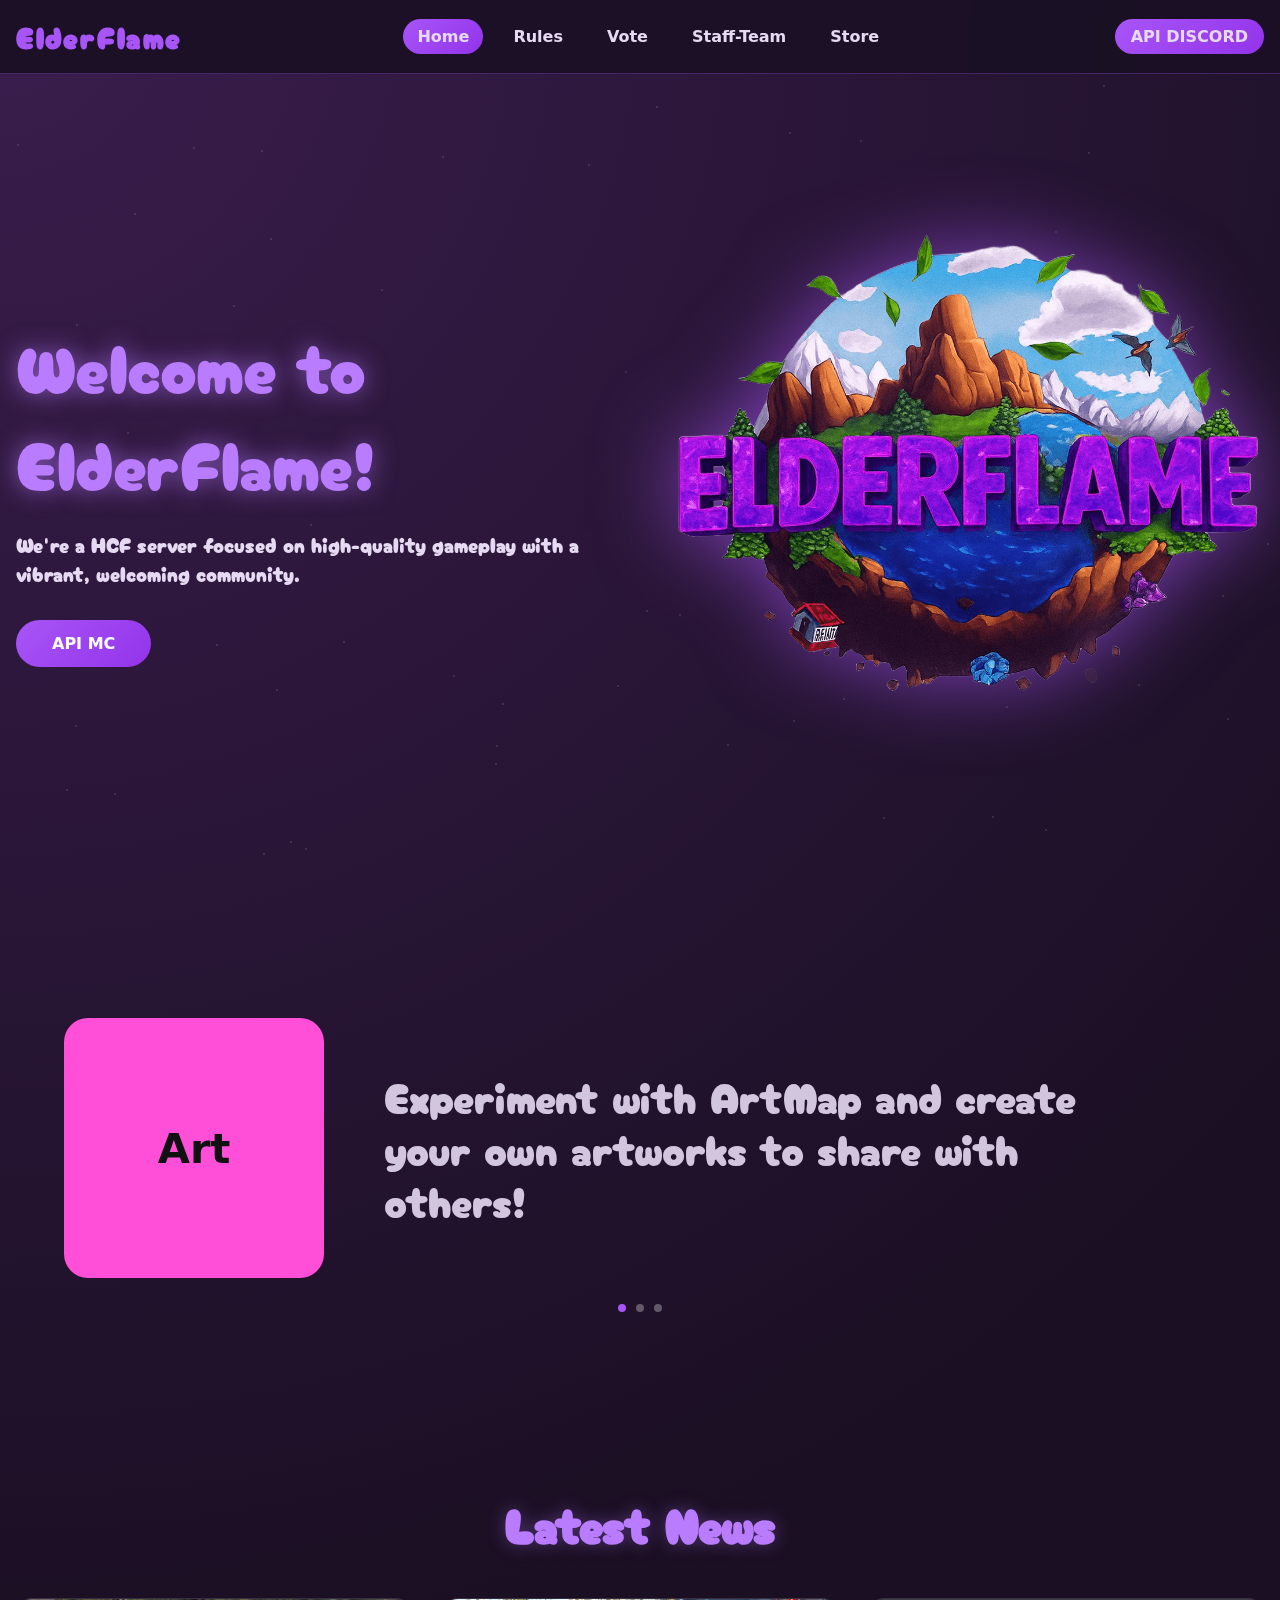
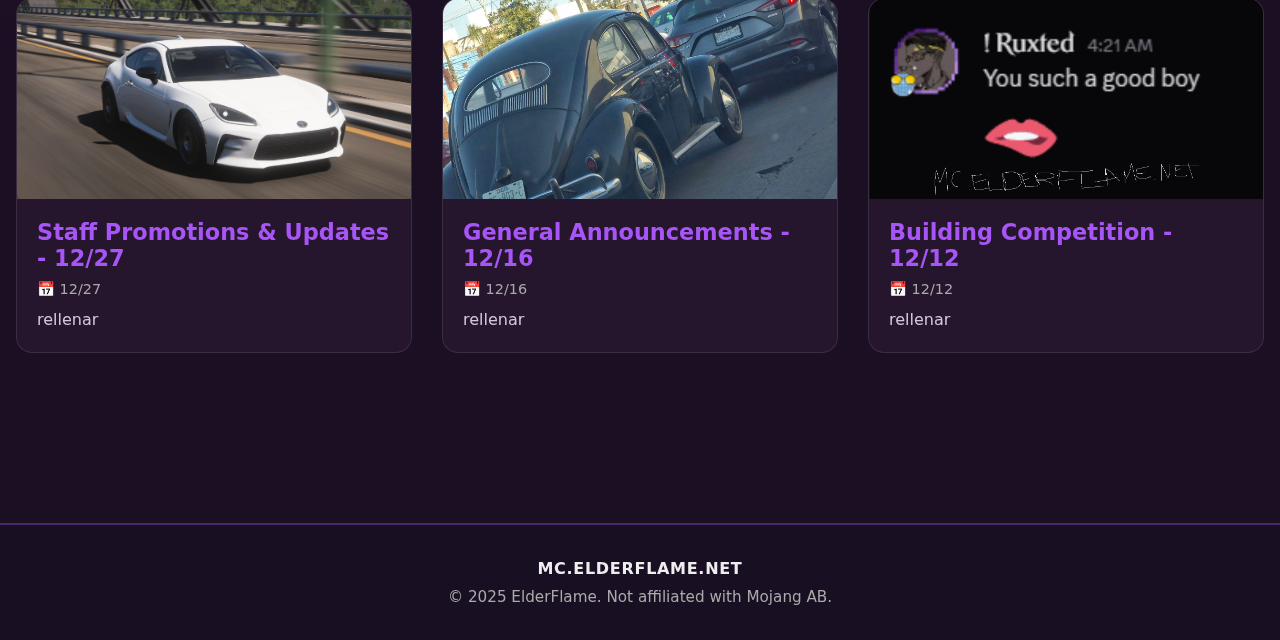
<file: index.html>
<!DOCTYPE html>
<html lang="en">
<head>
<meta charset="UTF-8" />
<meta name="viewport" content="width=device-width, initial-scale=1.0" />
<title>ElderFlame</title>

<!-- Google Fonts: Cherry Bomb One -->
<link rel="preconnect" href="https://fonts.googleapis.com">
<link rel="preconnect" href="https://fonts.gstatic.com" crossorigin>
<link href="https://fonts.googleapis.com/css2?family=Cherry+Bomb+One&display=swap" rel="stylesheet">

<style>
:root{
  --bg1:#3a1d4d;
  --bg2:#1a0f23;
  --primary:#a855f7;
  --secondary:#9333ea;
  --text:#e6d9f2;
}

*{
  margin:0;
  padding:0;
  box-sizing:border-box;
  font-family:"Segoe UI",system-ui,sans-serif;
}

body{
  min-height:100vh;
  background:radial-gradient(circle at top left,var(--bg1),var(--bg2) 65%);
  color:var(--text);
  overflow-x:hidden;
  position:relative;
  scroll-padding-top:90px;
}

/* ===== STARS ===== */
.stars{
  position:fixed;
  inset:0;
  z-index:-1;
}
.star{
  position:absolute;
  width:2px;
  height:2px;
  background:rgba(255,255,255,.15);
  border-radius:50%;
  animation:twinkle 3s infinite ease-in-out;
}
@keyframes twinkle{
  0%,100%{opacity:.25}
  50%{opacity:1}
}

/* ===== HEADER ===== */
header{
  position:sticky;
  top:0;
  z-index:10;
  backdrop-filter:blur(12px);
  background:rgba(26,15,35,.9);
  border-bottom:1px solid rgba(168,85,247,.3);
}

.header{
  max-width:1300px;
  margin:auto;
  padding:16px;
  display:flex;
  align-items:center;
  justify-content:space-between;
}

.logo{
  font-family: 'Cherry Bomb One', cursive;
  font-size:1.8rem;
  font-weight:900;
  color:var(--primary);
  letter-spacing:2px;
}

nav ul{
  list-style:none;
  display:flex;
  gap:16px;
}

nav a{
  color:var(--text);
  text-decoration:none;
  padding:8px 14px;
  border-radius:999px;
  font-weight:700;
}

nav a:hover,
nav a.active{
  background:linear-gradient(135deg,var(--primary),var(--secondary));
}

.online{
  background:linear-gradient(135deg,var(--primary),var(--secondary));
  padding:8px 16px;
  border-radius:999px;
  font-weight:800;
}

/* ===== HERO ===== */
.hero{
  max-width:1300px;
  margin:auto;
  padding:120px 16px 60px;
  display:grid;
  grid-template-columns:1fr 1fr;
  align-items:center;
  gap:60px;
}

.hero h1{
  font-family: 'Cherry Bomb One', cursive;
  font-size:4.2rem;
  color:#b97cff;
  text-shadow:0 0 25px rgba(185,124,255,.6);
  font-weight: normal;
}

.hero p{
  font-family: 'Cherry Bomb One', cursive;
  margin:20px 0 32px;
  font-size:1.25rem;
}

.btn{
  display:inline-block;
  padding:14px 36px;
  border-radius:999px;
  background:linear-gradient(135deg,var(--primary),var(--secondary));
  color:white;
  font-weight:900;
  text-decoration:none;
  cursor:pointer;
}

.hero img{
  max-width:600px;
  width:100%;
  filter:drop-shadow(0 0 40px rgba(168,85,247,.65));
}

/* ===== SLIDER ===== */
.slider{
  width:100%;
  height:360px;
  position:relative;
  overflow:hidden;
  margin-top:120px;
  margin-bottom:80px;
}

.slider-track{
  display:flex;
  height:100%;
  transition:transform .6s ease;
}

.slide{
  min-width:100%;
  height:100%;
  display:flex;
  align-items:center;
  justify-content:center;
}

.slide-content{
  max-width:1200px;
  width:90%;
  display:flex;
  align-items:center;
  gap:60px;
}

.slide-box{
  width:260px;
  height:260px;
  border-radius:24px;
  display:flex;
  align-items:center;
  justify-content:center;
  font-size:2.6rem;
  font-weight:900;
  color:#111;
}

.red{background:#e74c3c;}
.green{background:#2ecc71;}
.pink{background:#ff4fd8;}

.slide-text{
  font-family: 'Cherry Bomb One', cursive;
  font-size:2.6rem;
  font-weight: normal;
  line-height:1.25;
  color:rgba(230,217,242,.9);
  max-width:700px;
}

.dots{
  position:absolute;
  bottom:16px;
  left:50%;
  transform:translateX(-50%);
  display:flex;
  gap:10px;
}

.dot{
  width:8px;
  height:8px;
  border-radius:50%;
  background:rgba(255,255,255,.3);
}

.dot.active{
  background:var(--primary);
}

/* ===== NEWS SECTION ===== */
.news-section{
  padding:80px 0;
  background:transparent;
}

.news-title{
  font-family: 'Cherry Bomb One', cursive;
  text-align:center;
  margin:0 0 40px;
  font-size:3rem;
  color:#b97cff;
  text-shadow:0 0 18px rgba(185,124,255,.35);
}

.news-grid{
  display:grid;
  grid-template-columns:repeat(auto-fit,minmax(300px,1fr));
  gap:30px;
  max-width:1300px;
  margin:0 auto;
  padding:0 16px;
}

.news-card{
  background:rgba(45,26,51,.6);
  border-radius:16px;
  overflow:hidden;
  border:1px solid rgba(255,255,255,.1);
  transition:transform .25s ease, box-shadow .25s ease, border-color .25s ease;
}

.news-card:hover{
  transform:translateY(-8px);
  box-shadow:0 10px 30px rgba(0,0,0,.45);
  border-color:rgba(168,85,247,.6);
}

.news-image{
  width:100%;
  height:200px;
  object-fit:cover;
  display:block;
}

.news-content{
  padding:20px;
}

.news-content h3{
  font-size:1.4rem;
  margin-bottom:10px;
  color:var(--primary);
}

.news-date{
  font-size:.9rem;
  color:#aaa;
  margin-bottom:10px;
  display:flex;
  align-items:center;
  gap:6px;
}

.news-content p{
  font-size:1rem;
  line-height:1.5;
  color:rgba(230,217,242,.9);
}

.view-all-wrap{
  text-align:center;
  margin-top:40px;
}

.view-all-btn{
  display:inline-block;
  background:linear-gradient(135deg,var(--primary),var(--secondary));
  color:#fff;
  padding:10px 26px;
  font-size:.9rem;
  font-weight:900;
  text-decoration:none;
  border-radius:999px;
  text-transform:uppercase;
  letter-spacing:.8px;
  box-shadow:0 6px 18px rgba(168,85,247,.25);
  transition:transform .2s ease, box-shadow .2s ease;
}

.view-all-btn:hover{
  transform:translateY(-2px);
  box-shadow:0 10px 24px rgba(168,85,247,.35);
}

/* ===== FOOTER ===== */
.footer{
  background:rgba(26,15,35,.9);
  border-top:2px solid rgba(168,85,247,.35);
  padding:34px 16px;
  text-align:center;
  margin-top:90px;
}

.footer .server-line{
  color:#eee;
  font-weight:900;
  letter-spacing:.7px;
}

.footer .sub{
  margin-top:10px;
  color:#aaa;
  font-size:.95rem;
}

/* ===== RESPONSIVE ===== */
@media(max-width:900px){
  .hero{
    grid-template-columns:1fr;
    text-align:center;
  }
  .hero img{
    margin:0 auto;
  }
  .slide-content{
    flex-direction:column;
    text-align:center;
  }
  .slide-text{
    font-size:1.9rem;
  }
}

@media(max-width:480px){
  .hero h1{font-size:2.8rem;}
  .btn{width:100%; text-align:center;}
  .slider{height:300px;}
  .slide-text{font-size:1.6rem;}
  nav ul{gap:10px;}
  nav a{padding:8px 10px;}
}
</style>
</head>

<body>

<div class="stars" id="stars"></div>

<header>
  <div class="header">
    <div class="logo">ElderFlame</div>
    <nav>
      <ul>
        <li><a href="#" class="active">Home</a></li>
        <li><a href="rules.html">Rules</a></li>
        <li><a href="vote.html">Vote</a></li>
        <li><a href="staff.html">Staff-Team</a></li>
        <li><a href="store.elderflame.net">Store</a></li>
      </ul>
    </nav>
    <div class="online">API DISCORD</div>
  </div>
</header>

<section class="hero">
  <div>
    <h1>Welcome to ElderFlame!</h1>
    <p>We're a HCF server focused on high-quality gameplay with a vibrant, welcoming community.</p>
    <a class="btn" href="#">API MC</a>
  </div>

  <img src="img/Logos/Logo.png" alt="Logo">
</section>

<section class="slider">
  <div class="slider-track" id="track">

    <div class="slide">
      <div class="slide-content">
        <div class="slide-box pink">Art</div>
        <div class="slide-text">
          Experiment with ArtMap and create your own artworks to share with others!
        </div>
      </div>
    </div>

    <div class="slide">
      <div class="slide-content">
        <div class="slide-box red">Hoarder</div>
        <div class="slide-text">
          Sell items to the Hoarder and compete with others for the top positions!
        </div>
      </div>
    </div>

    <div class="slide">
      <div class="slide-content">
        <div class="slide-box green">Build</div>
        <div class="slide-text">
          Join our building competitions and show off your creativity with themed builds!
        </div>
      </div>
    </div>

  </div>

  <div class="dots" id="dots"></div>
</section>

<section class="news-section">
  <h2 class="news-title">Latest News</h2>

  <div class="news-grid">
    <div class="news-card">
      <img class="news-image" src="img/Banners/banner.png" alt="Staff Promotions">
      <div class="news-content">
        <h3>Staff Promotions & Updates - 12/27</h3>
        <div class="news-date">📅 12/27</div>
        <p>rellenar</p>
      </div>
    </div>

    <div class="news-card">
      <img class="news-image" src="img/Banners/banner3.jpg" alt="Announcements">
      <div class="news-content">
        <h3>General Announcements - 12/16</h3>
        <div class="news-date">📅 12/16</div>
        <p>rellenar</p>
      </div>
    </div>

    <div class="news-card">
      <img class="news-image" src="img/Banners/banner2.png" alt="Building Competition">
      <div class="news-content">
        <h3>Building Competition - 12/12</h3>
        <div class="news-date">📅 12/12</div>
        <p>rellenar</p>
      </div>
    </div>
  </div>
</section>

<footer class="footer">
  <div class="server-line">MC.ELDERFLAME.NET</div>
  <div class="sub">© 2025 ElderFlame. Not affiliated with Mojang AB.</div>
</footer>

<script>
/* Stars */
const stars=document.getElementById("stars");
for(let i=0;i<60;i++){
  const s=document.createElement("div");
  s.className="star";
  s.style.left=Math.random()*100+"%";
  s.style.top=Math.random()*100+"%";
  s.style.animationDelay=Math.random()*3+"s";
  stars.appendChild(s);
}

/* Slider */
const track=document.getElementById("track");
const slides=[...track.children];
const dots=document.getElementById("dots");
let index=0;

slides.forEach((_,i)=>{
  const d=document.createElement("div");
  d.className="dot"+(i===0?" active":"");
  dots.appendChild(d);
  d.addEventListener("click",()=>{
    index=i;
    render();
  });
});

function render(){
  track.style.transform=`translateX(-${index*100}%)`;
  [...dots.children].forEach((d,i)=>d.classList.toggle("active",i===index));
}

setInterval(()=>{
  index=(index+1)%slides.length;
  render();
},6000);
</script>

</body>
</html>
</file>
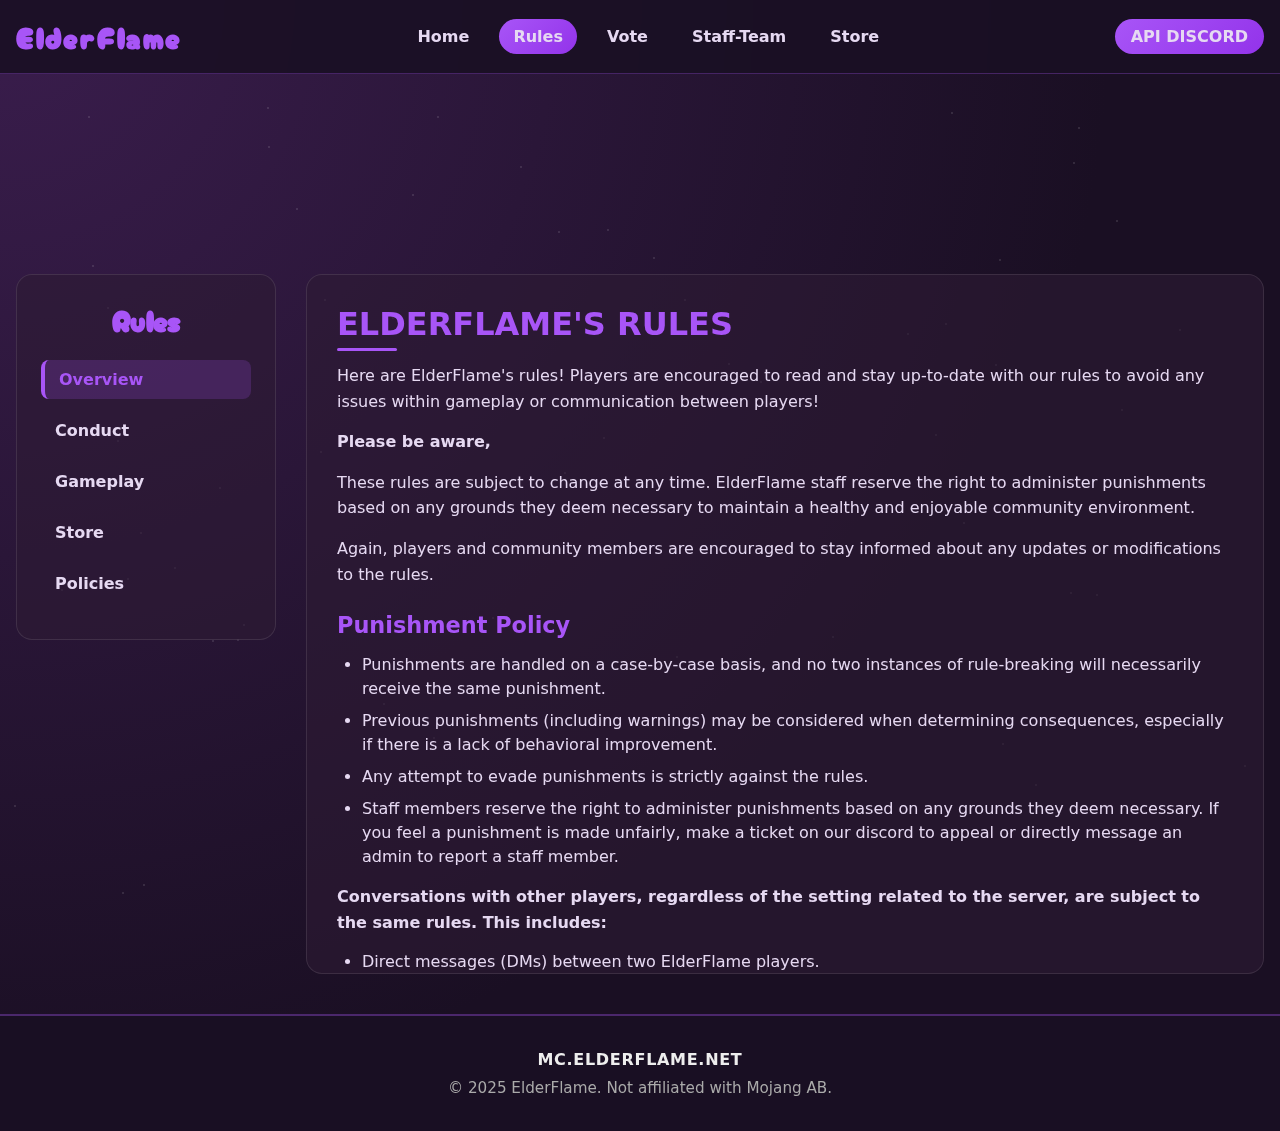
<file: rules.html>
<!DOCTYPE html>
<html lang="en">
<head>
<meta charset="UTF-8">
<meta name="viewport" content="width=device-width, initial-scale=1.0">
<title>ElderFlame • Rules</title>

<!-- Google Fonts: Cherry Bomb One -->
<link rel="preconnect" href="https://fonts.googleapis.com">
<link rel="preconnect" href="https://fonts.gstatic.com" crossorigin>
<link href="https://fonts.googleapis.com/css2?family=Cherry+Bomb+One&display=swap" rel="stylesheet">

<style>
:root{
  --bg1:#3a1d4d;
  --bg2:#1a0f23;
  --primary:#a855f7;
  --secondary:#9333ea;
  --text:#e6d9f2;
}

*{
  margin:0;
  padding:0;
  box-sizing:border-box;
  font-family:"Segoe UI",system-ui,sans-serif;
}

body{
  min-height:100vh;
  background:radial-gradient(circle at top left,var(--bg1),var(--bg2) 65%);
  color:var(--text);
  overflow-x:hidden;
  position:relative;
  display:flex;
  flex-direction:column;
}

/* ===== STARS ===== */
.stars{
  position:fixed;
  inset:0;
  z-index:-1;
}
.star{
  position:absolute;
  width:2px;
  height:2px;
  background:rgba(255,255,255,.15);
  border-radius:50%;
  animation:twinkle 3s infinite ease-in-out;
}
@keyframes twinkle{
  0%,100%{opacity:.25}
  50%{opacity:1}
}

/* ===== HEADER ===== */
header{
  position:sticky;
  top:0;
  z-index:10;
  backdrop-filter:blur(12px);
  background:rgba(26,15,35,.9);
  border-bottom:1px solid rgba(168,85,247,.3);
}

.header{
  max-width:1300px;
  margin:auto;
  padding:16px;
  display:flex;
  align-items:center;
  justify-content:space-between;
}

.logo{
  font-family: 'Cherry Bomb One', cursive;
  font-size:1.8rem;
  font-weight:900;
  color:var(--primary);
  letter-spacing:2px;
}

nav ul{
  list-style:none;
  display:flex;
  gap:16px;
}

nav a{
  color:var(--text);
  text-decoration:none;
  padding:8px 14px;
  border-radius:999px;
  font-weight:700;
}

nav a:hover,
nav a.active{
  background:linear-gradient(135deg,var(--primary),var(--secondary));
}

.online{
  background:linear-gradient(135deg,var(--primary),var(--secondary));
  padding:8px 16px;
  border-radius:999px;
  font-weight:800;
}

/* ===== RULES SECTION ===== */
.rules-section{
  max-width:1300px;
  margin:80px auto 0;
  padding:0 16px;
  flex:1;
}

.rules-container{
  display:flex;
  gap:30px;
}

.rules-sidebar{
  width:260px;
  background:rgba(45,26,51,.6);
  border-radius:16px;
  padding:24px;
  border:1px solid rgba(255,255,255,.1);
  position:sticky;
  top:120px;
  height:fit-content;
}

.rules-sidebar h3{
  font-family: 'Cherry Bomb One', cursive;
  color:var(--primary);
  font-size:1.8rem;
  margin-bottom:20px;
  text-align:center;
}

.rules-sidebar ul{
  list-style:none;
}

.rules-sidebar li{
  margin-bottom:12px;
  padding:10px 14px;
  border-radius:8px;
  transition:all .2s ease;
  font-weight:600;
  cursor:pointer;
}

.rules-sidebar li:hover,
.rules-sidebar li.active{
  background:rgba(168,85,247,.2);
  color:var(--primary);
  border-left:4px solid var(--primary);
}

.rules-content{
  flex:1;
  background:rgba(45,26,51,.6);
  border-radius:16px;
  padding:30px;
  border:1px solid rgba(255,255,255,.1);
  max-height:calc(100vh - 200px);
  overflow-y:auto;
}

.rules-content h1{
  color:var(--primary);
  font-size:2rem;
  margin-bottom:20px;
  position:relative;
}

.rules-content h1::after{
  content:'';
  position:absolute;
  bottom:-8px;
  left:0;
  width:60px;
  height:3px;
  background:var(--primary);
  border-radius:2px;
}

.rules-content p{
  margin:15px 0;
  line-height:1.6;
}

.rules-content h2{
  color:var(--primary);
  font-size:1.4rem;
  margin:25px 0 15px;
}

.rules-content ul{
  margin:15px 0;
  padding-left:25px;
}

.rules-content li{
  margin:8px 0;
  line-height:1.5;
}

/* ===== FOOTER ===== */
.footer{
  background:rgba(26,15,35,.9);
  border-top:2px solid rgba(168,85,247,.35);
  padding:34px 16px;
  text-align:center;
  margin-top:40px;
  width:100%;
  box-sizing:border-box;
}

.footer > div:first-child{
  color:#eee;
  font-weight:900;
  letter-spacing:.7px;
}

.footer .sub{
  margin-top:10px;
  color:#aaa;
  font-size:.95rem;
}

/* ===== CONTENT SECTIONS ===== */
.content-section{
  display:none;
}

.content-section.active{
  display:block;
}

/* ===== RESPONSIVE ===== */
@media(max-width:900px){
  .rules-container{
    flex-direction:column;
  }
  
  .rules-sidebar{
    width:100%;
    position:static;
    margin-bottom:30px;
  }
  
  .rules-content{
    width:100%;
    max-height:none;
    overflow-y:visible;
  }
}

@media(max-width:480px){
  .header{
    padding:12px;
  }
  
  nav ul{
    gap:8px;
  }
  
  nav a{
    padding:6px 10px;
    font-size:.9rem;
  }
  
  .rules-section{
    margin:60px auto 0;
    padding:0 12px;
  }
  
  .rules-sidebar{
    padding:16px;
  }
  
  .rules-content{
    padding:20px;
  }
}
</style>
</head>
<body>

<div class="stars" id="stars"></div>

<header>
  <div class="header">
    <div class="logo">ElderFlame</div>
    <nav>
      <ul>
        <li><a href="index.html">Home</a></li>
        <li><a class="active" href="rules.html">Rules</a></li>
        <li><a href="vote.html">Vote</a></li>
        <li><a href="staff.html">Staff-Team</a></li>
        <li><a href="https://store.elderflame.net" target="_blank">Store</a></li>
      </ul>
    </nav>
    <div class="online">API DISCORD</div>
  </div>
</header>

<!-- Spacer to respect hero height -->
<section style="height:120px"></section>

<section class="rules-section">
  <div class="rules-container">

    <aside class="rules-sidebar">
      <h3>Rules</h3>
      <ul>
        <li class="sidebar-item active" data-section="overview">Overview</li>
        <li class="sidebar-item" data-section="conduct">Conduct</li>
        <li class="sidebar-item" data-section="gameplay">Gameplay</li>
        <li class="sidebar-item" data-section="store">Store</li>
        <li class="sidebar-item" data-section="policies">Policies</li>
      </ul>
    </aside>

    <div class="rules-content">
      <h1>ELDERFLAME'S RULES</h1>
      
      <!-- Overview Section -->
      <div class="content-section active" id="overview">
        <p>Here are ElderFlame's rules! Players are encouraged to read and stay up-to-date with our rules to avoid any issues within gameplay or communication between players!</p>
        
        <p><strong>Please be aware,</strong></p>
        <p>These rules are subject to change at any time. ElderFlame staff reserve the right to administer punishments based on any grounds they deem necessary to maintain a healthy and enjoyable community environment.</p>
        
        <p>Again, players and community members are encouraged to stay informed about any updates or modifications to the rules.</p>
        
        <h2>Punishment Policy</h2>
        <ul>
          <li>Punishments are handled on a case-by-case basis, and no two instances of rule-breaking will necessarily receive the same punishment.</li>
          <li>Previous punishments (including warnings) may be considered when determining consequences, especially if there is a lack of behavioral improvement.</li>
          <li>Any attempt to evade punishments is strictly against the rules.</li>
          <li>Staff members reserve the right to administer punishments based on any grounds they deem necessary. If you feel a punishment is made unfairly, make a ticket on our discord to appeal or directly message an admin to report a staff member.</li>
        </ul>
        
        <p><strong>Conversations with other players, regardless of the setting related to the server, are subject to the same rules. This includes:</strong></p>
        <ul>
          <li>Direct messages (DMs) between two ElderFlame players.</li>
          <li>Discord channels created specifically for any Town in-game.</li>
        </ul>
      </div>
      
      <!-- Conduct Section -->
      <div class="content-section" id="conduct">
        <h2>Conduct Rules</h2>
        <p>All players must follow these conduct guidelines to maintain a respectful and enjoyable environment:</p>
        <ul>
          <li>No harassment, bullying, or discriminatory behavior of any kind.</li>
          <li>No excessive use of offensive language or slurs.</li>
          <li>No impersonation of staff members or other players.</li>
          <li>No advertising other servers or services without permission.</li>
          <li>Respect other players' builds and property.</li>
        </ul>
        
        <h2>Global Chat Guidelines</h2>
        <ul>
          <li>Swearing is permitted, provided it is in moderation, without the intent to hurt someone, and not targeted at another player.</li>
          <li>Do not share your own or others' personal information.</li>
          <li>Avoid controversial topics in general chat, including harmful substances, triggering experiences, etc.</li>
          <li>Any form of staff/player impersonation is strictly prohibited.</li>
          <li>Keep chat appropriate and respectful at all times.</li>
          <li>Conversations in global chat should be kept in English.</li>
          <li>Refrain from engaging in conversation that makes any player uncomfortable.</li>
        </ul>
      </div>
      
      <!-- Gameplay Section -->
      <div class="content-section" id="gameplay">
        <h2>Gameplay Rules</h2>
        <p>Follow these rules to ensure fair and balanced gameplay:</p>
        <ul>
          <li>No exploiting bugs or glitches for personal advantage.</li>
          <li>No use of unauthorized mods, clients, or hacks.</li>
          <li>No griefing or intentional destruction of other players' property.</li>
          <li>No stealing from other players or towns.</li>
          <li>Follow all game-specific rules for each mode (Towny, Skyblock, etc.).</li>
        </ul>
        
        <h2>Construction Guidelines</h2>
        <ul>
          <li>No offensive or inappropriate builds.</li>
          <li>Respect the boundaries of other towns.</li>
          <li>Avoid constructing within 10 chunks of someone else's build, unless explicit permission has been granted.</li>
          <li>Prohibition of spider claiming (claiming chunks in an unusual way to cover the most land and prevent others from claiming).</li>
          <li>Every chunk used for building must be properly claimed.</li>
          <li>Avoid claiming public, server, or resource spots.</li>
          <li>Do not take credit for someone else's work.</li>
          <li>For permanent builds, it is advised to create them in Main Worlds to prevent deletion during Resource World resets.</li>
          <li>Litematica is allowed for tracing schematics.</li>
          <li>Easy Place is permissible but only for the purpose of building permanent structures or Mapart. (Printer is not allowed!)</li>
          <li>Any method utilizing building aids or mods in a way deemed as "exploiting" by staff is strictly prohibited.</li>
        </ul>
        
        <h2>Griefing & Stealing</h2>
        <p>Griefing or defacing any player's builds without permission is strictly prohibited. This includes, but is not limited to:</p>
        <ul>
          <li>Building permanent structures within 10 chunks of another town/claim.</li>
          <li>Destroying builds within 10 chunks of another town/claim.</li>
          <li>Defacing unclaimed areas.</li>
          <li>Not replanting crops of farms not owned by you.</li>
          <li>Any form of damage to another player's builds without permission.</li>
          <li>Towns in ruin may not be claimed over unless permission is granted by staff.</li>
        </ul>
      </div>
      
      <!-- Store Section -->
      <div class="content-section" id="store">
        <h2>Store Policies</h2>
        <p>Our store policies ensure fair transactions and a balanced economy:</p>
        <ul>
          <li>All store purchases are final and non-refundable.</li>
          <li>No sharing, trading, or selling of store ranks or items.</li>
          <li>Store ranks must be used in accordance with server rules.</li>
          <li>Any attempt to exploit store mechanics will result in punishment.</li>
          <li>Store items are subject to balance changes without notice.</li>
        </ul>
        
        <h2>Personalized Tags Guidelines</h2>
        <p>Personalized Tags must adhere to the following:</p>
        <ul>
          <li>Tags must be bold, in lettercase, and may only be one word.</li>
          <li>No additional effects such as strikethrough, italics, or obfuscated text.</li>
          <li>A maximum of two RGB colors may be used.</li>
          <li>Inappropriate or offensive words are forbidden.</li>
          <li>Event-related terms may be denied.</li>
          <li>Tags must be unique, anything existing in the server may be denied.</li>
          <li>Staff retains the right to reject any tag for any reason and can withdraw permission to a previously accepted tag at any time.</li>
        </ul>
      </div>
      
      <!-- Policies Section -->
      <div class="content-section" id="policies">
        <h2>Additional Policies</h2>
        <p>These additional policies cover various aspects of server operation:</p>
        <ul>
          <li>Staff decisions are final and must be respected.</li>
          <li>Appeals for punishments must be made through proper channels.</li>
          <li>Players are responsible for their account security.</li>
          <li>Multiple accounts may be restricted if used to circumvent rules.</li>
          <li>The server reserves the right to remove any content deemed inappropriate.</li>
        </ul>
        
        <h2>Policy on IRL/Store Trading</h2>
        <p>To maintain fairness and integrity within ElderFlame, please be aware of the following guidelines regarding real-world trading:</p>
        <ul>
          <li>IRL Trading (in-game money/items for real money) is strictly prohibited on ElderFlame.</li>
          <li>Payments conducted outside of our platforms cannot be tracked or confirmed by us.</li>
          <li>Trading store items for in-game money or items is permissible as it is trackable and kept within ElderFlame.</li>
        </ul>
        
        <h2>Policy on Scamming</h2>
        <p>The act of scamming in any form is strictly prohibited. This encompasses, but is not limited to:</p>
        <ul>
          <li>Creation of deceptive items meant to imitate valuable items or currency.</li>
          <li>Taking advantage of new players.</li>
          <li>Selling goods for an unreasonable amount of money, including listing items at exorbitant prices under the guise of "donation" items.</li>
          <li>Establishing chest shops that buy items at ridiculously below market value.</li>
          <li>Exploiting clearly incorrect pricing from a player, such as intentionally leaving a zero off a chest shop price.</li>
          <li>Failure to fulfill agreements in player-to-player deals, the job must be completed, and the worker must be paid the full agreed-upon amount.</li>
        </ul>
        
        <h2>Reporting Procedures</h2>
        <ul>
          <li>Directly report any players breaking rules to staff, providing proof/evidence whenever possible through our discord tickets.</li>
          <li>If reporting a staff member, please message an admin directly via Discord.</li>
          <li>Multiple false reports lacking evidence may lead to punitive measures.</li>
          <li>Avoid creating blank tickets; instead, promptly respond with details regarding your issue.</li>
        </ul>
      </div>
    </div>

  </div>
</section>

<footer class="footer">
  <div>MC.ELDERFLAME.NET</div>
  <div class="sub">© 2025 ElderFlame. Not affiliated with Mojang AB.</div>
</footer>

<script>
// Create stars
const stars=document.getElementById("stars");
for(let i=0;i<60;i++){
  const s=document.createElement("div");
  s.className="star";
  s.style.left=Math.random()*100+"%";
  s.style.top=Math.random()*100+"%";
  s.style.animationDelay=Math.random()*3+"s";
  stars.appendChild(s);
}

// Sidebar navigation functionality
document.querySelectorAll('.sidebar-item').forEach(item => {
  item.addEventListener('click', function() {
    // Remove active class from all items
    document.querySelectorAll('.sidebar-item').forEach(i => {
      i.classList.remove('active');
    });
    
    // Add active class to clicked item
    this.classList.add('active');
    
    // Hide all content sections
    document.querySelectorAll('.content-section').forEach(section => {
      section.classList.remove('active');
    });
    
    // Show the corresponding content section
    const sectionId = this.getAttribute('data-section');
    document.getElementById(sectionId).classList.add('active');
  });
});

// Store link functionality
document.querySelector('nav a[href="https://store.elderflame.net"]').addEventListener('click', function(e) {
  e.preventDefault();
  window.open('https://store.elderflame.net', '_blank');
});
</script>

</body>
</html>
</file>
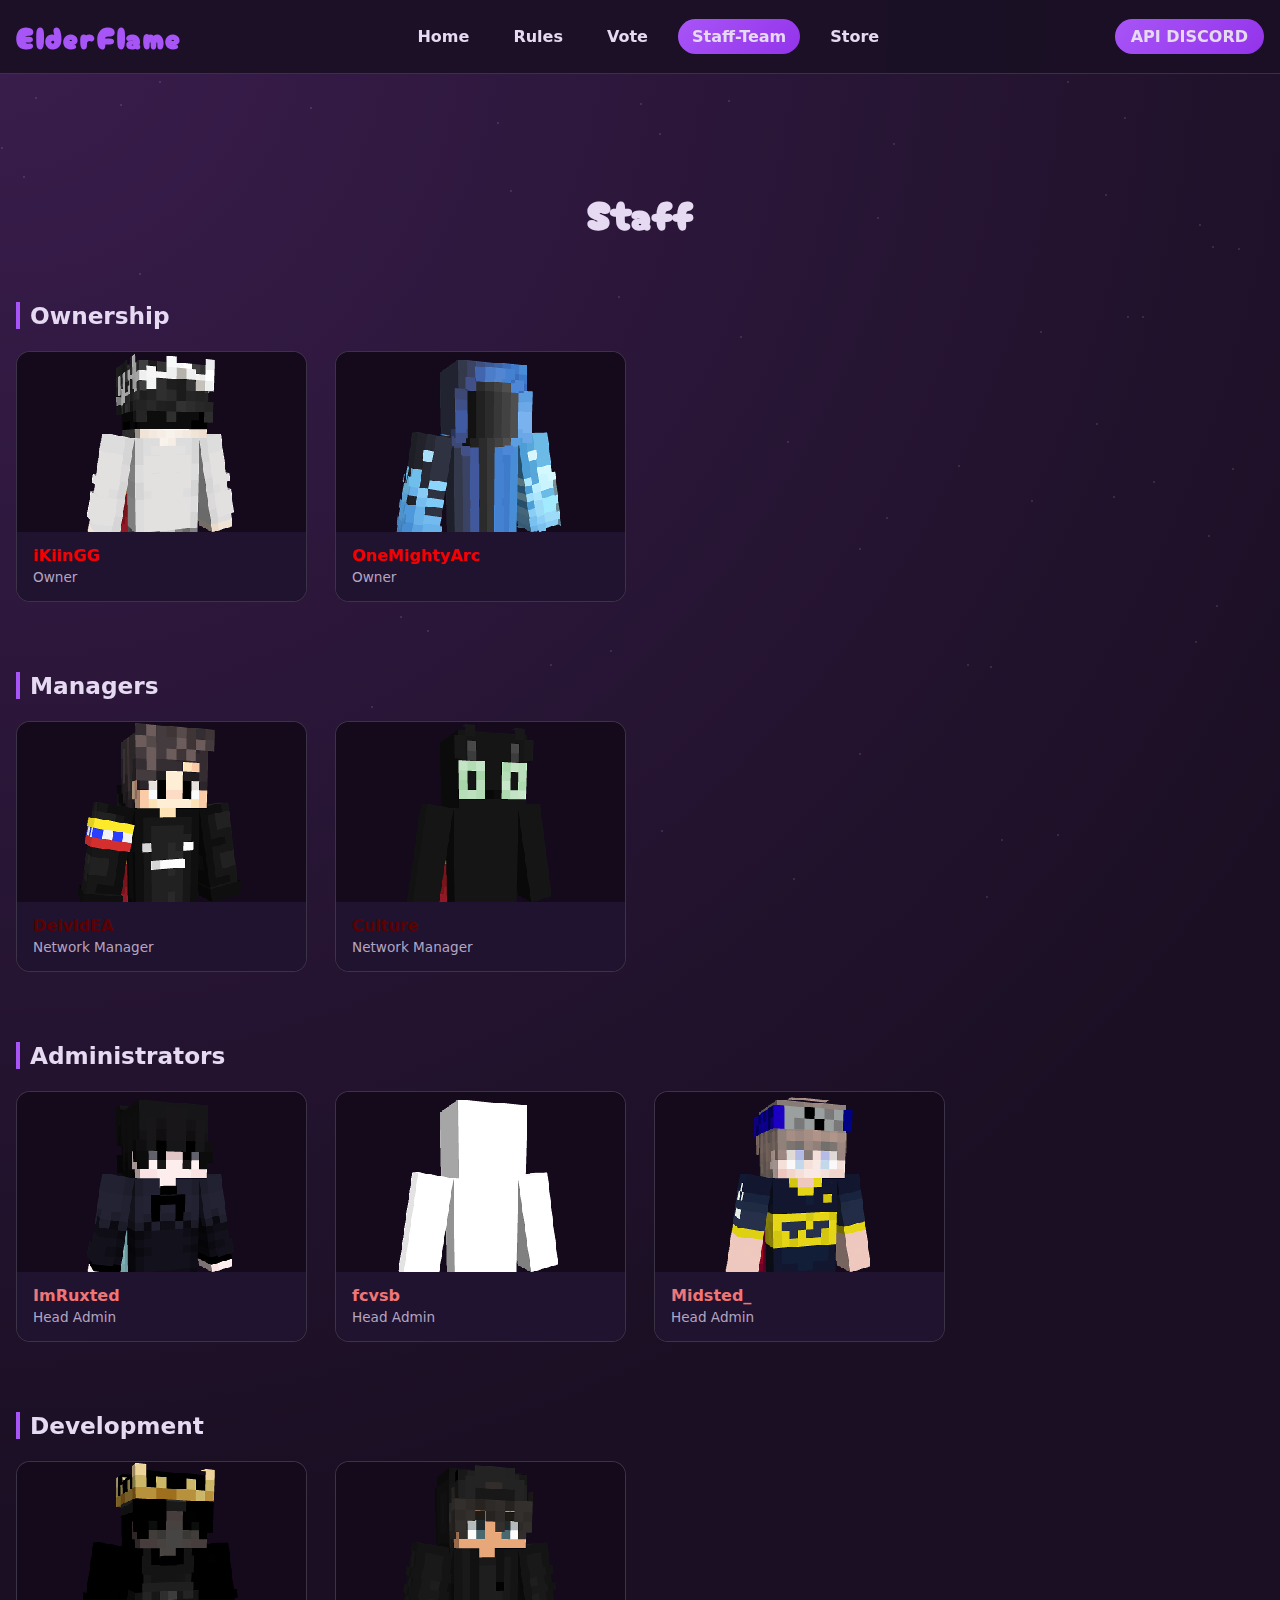
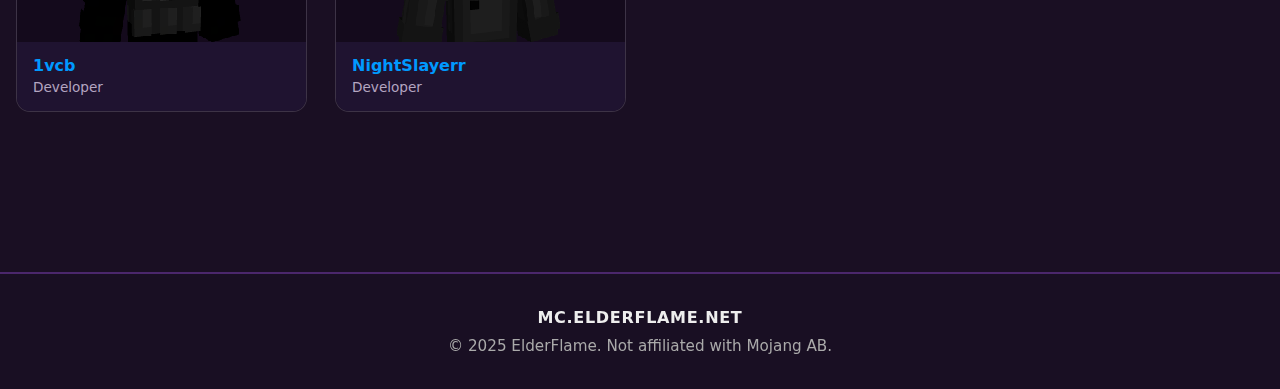
<file: staff.html>
<!DOCTYPE html>
<html lang="en">
<head>
<meta charset="UTF-8">
<meta name="viewport" content="width=device-width, initial-scale=1.0">
<title>ElderFlame • Staff</title>

<!-- Google Fonts: Cherry Bomb One -->
<link rel="preconnect" href="https://fonts.googleapis.com">
<link rel="preconnect" href="https://fonts.gstatic.com" crossorigin>
<link href="https://fonts.googleapis.com/css2?family=Cherry+Bomb+One&display=swap" rel="stylesheet">

<style>
:root{
  --bg1:#3a1d4d;
  --bg2:#1a0f23;
  --primary:#a855f7;
  --secondary:#9333ea;
  --text:#e6d9f2;

  /* fondos internos */
  --card-bg:#1c1026;
  --avatar-bg:#140a1c;
  --info-bg:#1f1330;
}

*{
  margin:0;
  padding:0;
  box-sizing:border-box;
  font-family:"Segoe UI",system-ui,sans-serif;
}

body{
  min-height:100vh;
  background:radial-gradient(circle at top left,var(--bg1),var(--bg2) 65%);
  color:var(--text);
  display:flex;
  flex-direction:column;
}

/* ===== STARS ===== */
.stars{
  position:fixed;
  inset:0;
  z-index:-1;
  pointer-events:none;
}
.star{
  position:absolute;
  width:2px;
  height:2px;
  background:rgba(255,255,255,.15);
  border-radius:50%;
  animation:twinkle 3s infinite ease-in-out;
}
@keyframes twinkle{
  0%,100%{opacity:.25}
  50%{opacity:1}
}

/* ===== HEADER ===== */
header{
  position:sticky;
  top:0;
  z-index:10;
  backdrop-filter:blur(12px);
  background:rgba(26,15,35,.9);
  border-bottom:1px solid rgba(168,85,247,.3);
}

.header{
  max-width:1300px;
  margin:auto;
  padding:16px;
  display:flex;
  align-items:center;
  justify-content:space-between;
}

.logo{
  font-family: 'Cherry Bomb One', cursive;
  font-size:1.8rem;
  font-weight:900;
  color:var(--primary);
  letter-spacing:2px;
}

nav ul{
  list-style:none;
  display:flex;
  gap:16px;
}

nav a{
  color:var(--text);
  text-decoration:none;
  padding:8px 14px;
  border-radius:999px;
  font-weight:700;
}

nav a.active,
nav a:hover{
  background:linear-gradient(135deg,var(--primary),var(--secondary));
}

.online{
  background:linear-gradient(135deg,var(--primary),var(--secondary));
  padding:8px 16px;
  border-radius:999px;
  font-weight:800;
}

/* ===== MAIN ===== */
main{ flex:1; }

.staff-section{
  max-width:1300px;
  margin:110px auto 0;
  padding:0 16px;
}

.staff-title{
  font-family: 'Cherry Bomb One', cursive;
  text-align:center;
  font-size:2.5rem;
  margin-bottom:60px;
}

.staff-category{
  margin-bottom:70px;
}

.staff-category h2{
  font-size:1.45rem;
  margin-bottom:22px;
  padding-left:10px;
  border-left:4px solid var(--primary);
}

/* ===== GRID ===== */
.staff-grid{
  display:grid;
  grid-template-columns:repeat(4,1fr);
  gap:28px;
}

/* ===== CARD ===== */
.staff-member{
  background:var(--card-bg);
  border-radius:14px;
  overflow:hidden;
  border:1px solid rgba(255,255,255,.15);
  transition:.25s;
}

.staff-member:hover{
  transform:translateY(-6px);
  box-shadow:0 14px 34px rgba(0,0,0,.45);
}

/* ===== AVATAR (SIN GAP) ===== */
.staff-avatar{
  background:var(--avatar-bg);
  line-height:0;              /* 🔑 elimina espacio fantasma */
}

.staff-avatar img{
  width:100%;
  height:180px;
  object-fit:contain;
  image-rendering:pixelated;
  display:block;              /* 🔑 elimina espacio inferior */
}

/* ===== INFO (PEGADA) ===== */
.staff-info{
  background:var(--info-bg);
  padding:14px 16px 16px;
}

.staff-name-owner{
  color:#f50000;
  font-weight:900;
  margin-bottom:4px;
}
.staff-name-hadmin{
  color:#f07676;
  font-weight:900;
  margin-bottom:4px;
}
.staff-name-dev{
  color:#0099ff;
  font-weight:900;
  margin-bottom:4px;
}

.staff-name-nmanager{
  color:#5c0101;
  font-weight:900;
  margin-bottom:4px;
}

.staff-name-cmanager{
  color:#ff7b00;
  font-weight:900;
  margin-bottom:4px;
}

.staff-name-smanager{
  color:#ff7b00;
  font-weight:900;
  margin-bottom:4px;
}

.staff-name-padmin{
  color:#198503;
  font-weight:900;
  margin-bottom:4px;
}

.staff-name-sradmin{
  color:#1ea802;
  font-weight:900;
  margin-bottom:4px;
}

.staff-name-admin{
  color:#23c503;
  font-weight:900;
  margin-bottom:4px;
}

.staff-name-jradmin{
  color:#2aec04;
  font-weight:900;
  margin-bottom:4px;
}


.staff-name-dev a{
  color:inherit;
  text-decoration:none;
}

.staff-role{
  font-size:.85rem;
  color:rgba(230,217,242,.75);
}

/* ===== FOOTER ===== */
.footer{
  background:rgba(26,15,35,.9);
  border-top:2px solid rgba(168,85,247,.35);
  padding:34px 16px;
  text-align:center;
  margin-top:90px;
}

.footer .server-line{
  color:#eee;
  font-weight:900;
  letter-spacing:.7px;
}

.footer .sub{
  margin-top:10px;
  color:#aaa;
  font-size:.95rem;
}

/* ===== RESPONSIVE ===== */
@media(max-width:1100px){
  .staff-grid{grid-template-columns:repeat(3,1fr);}
}
@media(max-width:820px){
  .staff-grid{grid-template-columns:repeat(2,1fr);}
}
@media(max-width:500px){
  .staff-grid{grid-template-columns:1fr;}
}
</style>
</head>

<body>

<div class="stars" id="stars"></div>

<header>
  <div class="header">
    <div class="logo">ElderFlame</div>
    <nav>
      <ul>
        <li><a href="index.html">Home</a></li>
        <li><a href="rules.html">Rules</a></li>
        <li><a href="vote.html">Vote</a></li>
        <li><a class="active" href="staff.html">Staff-Team</a></li>
        <li><a href="store.elderflame.net">Store</a></li>
      </ul>
    </nav>
    <div class="online">API DISCORD</div>
  </div>
</header>

<main>
<section class="staff-section">
<h1 class="staff-title">Staff</h1>

<!-- OWNERS -->
<div class="staff-category">
<h2>Ownership</h2>
<div class="staff-grid">
<div class="staff-member">
  <div class="staff-avatar"><img src="img/Staff-Team/iKiinGG.png"></div>
  <div class="staff-info">
    <div class="staff-name-owner">iKiinGG</div>
    <div class="staff-role">Owner</div>
  </div>
</div>

<div class="staff-member">
  <div class="staff-avatar"><img src="img/Staff-Team/OneMightyArc.png"></div>
  <div class="staff-info">
    <div class="staff-name-owner">OneMightyArc</div>
    <div class="staff-role">Owner</div>
  </div>
</div>
</div>
</div>

<!-- Managers -->
<div class="staff-category">
<h2>Managers</h2>
<div class="staff-grid">
<div class="staff-member">
  <div class="staff-avatar"><img src="img/Staff-Team/DeividEA.png"></div>
  <div class="staff-info">
    <div class="staff-name-nmanager">DeividEA</div>
    <div class="staff-role">Network Manager</div>
  </div>
</div>

<div class="staff-member">
  <div class="staff-avatar"><img src="img/Staff-Team/Culture.png"></div>
  <div class="staff-info">
    <div class="staff-name-nmanager">Culture</div>
    <div class="staff-role">Network Manager</div>
  </div>
</div>
</div>
</div>


<!-- ADMINS -->
<div class="staff-category">
      <h2>Administrators</h2>
      <div class="staff-grid">
        <div class="staff-member">
          <div class="staff-avatar">
            <img src="img/Staff-Team/ImRuxted.png" alt="ImRuxted">
          </div>
          <div class="staff-info">
            <div class="staff-name-hadmin">ImRuxted</div>
            <div class="staff-role">Head Admin</div>
          </div>
        </div>

        <div class="staff-member">
          <div class="staff-avatar">
            <img src="img/Staff-Team/fcvsb.png" alt="fcvsb">
          </div>
          <div class="staff-info">
            <div class="staff-name-hadmin">fcvsb</div>
            <div class="staff-role">Head Admin</div>
          </div>
        </div>

        <div class="staff-member">
          <div class="staff-avatar">
            <img src="img/Staff-Team/Midsted_.png" alt="Midsted_">
          </div>
          <div class="staff-info">
            <div class="staff-name-hadmin">Midsted_</div>
            <div class="staff-role">Head Admin</div>
          </div>
        </div>
</div>
</div>

<!-- DEV -->
<div class="staff-category">
<h2>Development</h2>
<div class="staff-grid">
<div class="staff-member">
  <div class="staff-avatar"><img src="img/Staff-Team/1vcb.png"></div>
  <div class="staff-info">
    <div class="staff-name-dev">
      <a href="https://1vcb.netlify.app" target="_blank">1vcb</a>
    </div>
    <div class="staff-role">Developer</div>
  </div>
</div>
        <div class="staff-member">
          <div class="staff-avatar">
            <img src="img/Staff-Team/NightSlayerr.png" alt="NightSlayerr">
          </div>
          <div class="staff-info">
            <div class="staff-name-dev">NightSlayerr</div>
            <div class="staff-role">Developer</div>
          </div>
        </div>
</div>
</div>

</section>
</main>

<footer class="footer">
<div class="server-line">MC.ELDERFLAME.NET</div>
<div class="sub">© 2025 ElderFlame. Not affiliated with Mojang AB.</div>
</footer>

<script>
const stars=document.getElementById("stars");
for(let i=0;i<70;i++){
  const s=document.createElement("div");
  s.className="star";
  s.style.left=Math.random()*100+"%";
  s.style.top=Math.random()*100+"%";
  s.style.animationDelay=Math.random()*3+"s";
  stars.appendChild(s);
}
</script>

</body>
</html>
</file>
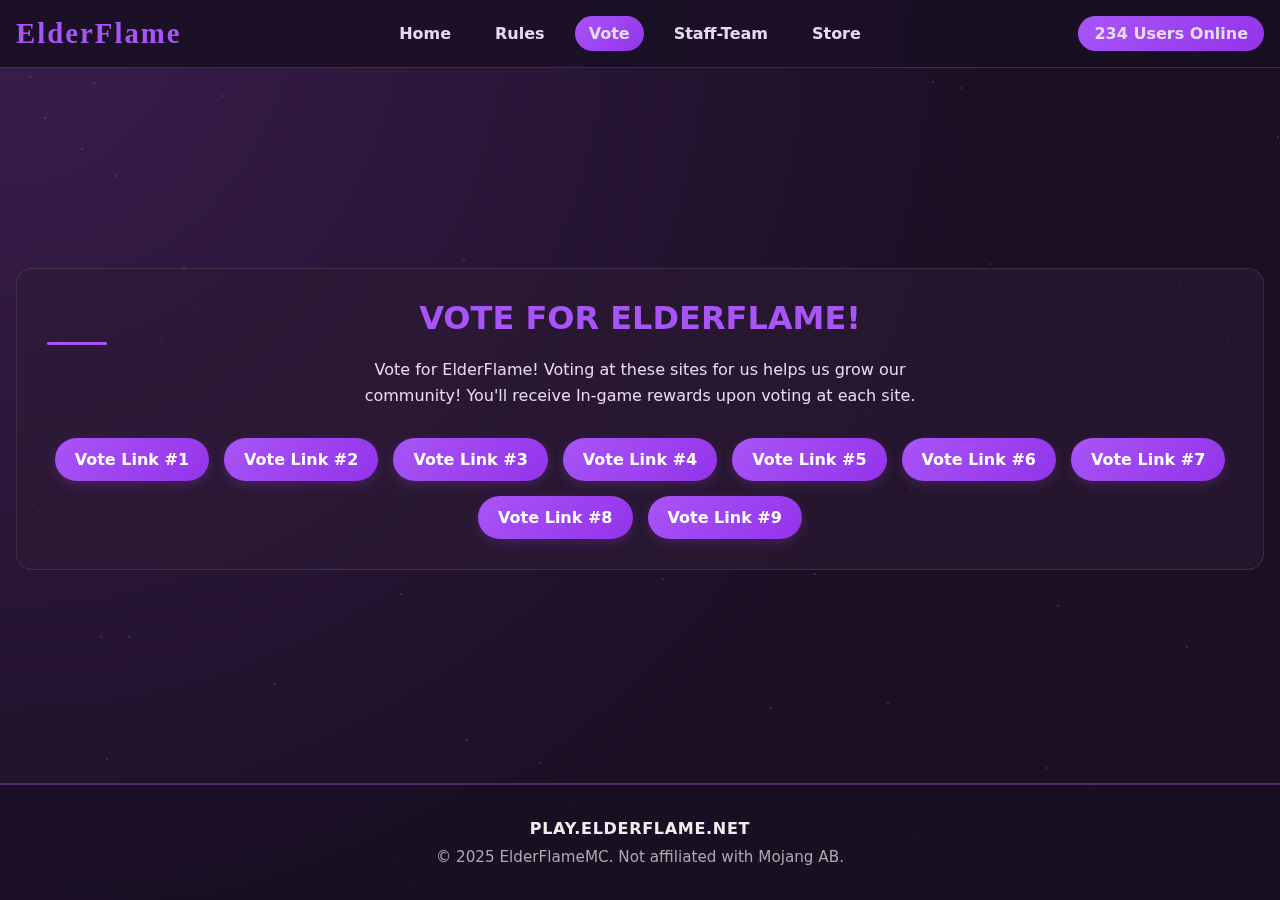
<file: vote.html>
<!DOCTYPE html>
<html lang="en">
<head>
<meta charset="UTF-8">
<meta name="viewport" content="width=device-width, initial-scale=1.0">
<title>ElderFlameMC • Vote</title>

<style>
:root{
  --bg1:#3a1d4d;
  --bg2:#1a0f23;
  --primary:#a855f7;
  --secondary:#9333ea;
  --text:#e6d9f2;
}

*{
  margin:0;
  padding:0;
  box-sizing:border-box;
  font-family:"Segoe UI",system-ui,sans-serif;
}

body{
  min-height:100vh;
  background:radial-gradient(circle at top left,var(--bg1),var(--bg2) 65%);
  color:var(--text);
  overflow-x:hidden;
  position:relative;
  display:flex;
  flex-direction:column;
}

/* ===== STARS ===== */
.stars{
  position:fixed;
  inset:0;
  z-index:-1;
}
.star{
  position:absolute;
  width:2px;
  height:2px;
  background:rgba(255,255,255,.15);
  border-radius:50%;
  animation:twinkle 3s infinite ease-in-out;
}
@keyframes twinkle{
  0%,100%{opacity:.25}
  50%{opacity:1}
}

/* ===== HEADER ===== */
header{
  position:sticky;
  top:0;
  z-index:10;
  backdrop-filter:blur(12px);
  background:rgba(26,15,35,.9);
  border-bottom:1px solid rgba(168,85,247,.3);
}

.header{
  max-width:1300px;
  margin:auto;
  padding:16px;
  display:flex;
  align-items:center;
  justify-content:space-between;
}

.logo{
  font-family: 'Comic Sans MS', 'Comic Sans', cursive;
  font-size:1.8rem;
  font-weight:900;
  color:var(--primary);
  letter-spacing:2px;
}

nav ul{
  list-style:none;
  display:flex;
  gap:16px;
}

nav a{
  color:var(--text);
  text-decoration:none;
  padding:8px 14px;
  border-radius:999px;
  font-weight:700;
}

nav a:hover,
nav a.active{
  background:linear-gradient(135deg,var(--primary),var(--secondary));
}

.online{
  background:linear-gradient(135deg,var(--primary),var(--secondary));
  padding:8px 16px;
  border-radius:999px;
  font-weight:800;
}

/* ===== VOTE SECTION ===== */
.vote-section{
  max-width:1300px;
  margin:80px auto 0;
  padding:0 16px;
  flex:1;
}

.vote-container{
  background:rgba(45,26,51,.6);
  border-radius:16px;
  padding:30px;
  border:1px solid rgba(255,255,255,.1);
  text-align:center;
}

.vote-container h1{
  color:var(--primary);
  font-size:2rem;
  margin-bottom:20px;
  position:relative;
}

.vote-container h1::after{
  content:'';
  position:absolute;
  bottom:-8px;
  left:0;
  width:60px;
  height:3px;
  background:var(--primary);
  border-radius:2px;
}

.vote-container p{
  margin:15px 0 30px;
  line-height:1.6;
  max-width:600px;
  margin-left:auto;
  margin-right:auto;
}

.vote-links{
  display:flex;
  flex-wrap:wrap;
  justify-content:center;
  gap:15px;
  margin-top:20px;
}

.vote-link{
  display:inline-block;
  background:linear-gradient(135deg,var(--primary),var(--secondary));
  color:white;
  padding:12px 20px;
  border-radius:999px;
  font-weight:700;
  text-decoration:none;
  transition:all .2s ease;
  box-shadow:0 4px 12px rgba(168,85,247,.2);
}

.vote-link:hover{
  transform:translateY(-2px);
  box-shadow:0 6px 18px rgba(168,85,247,.3);
}

/* ===== FOOTER ===== */
.footer{
  background:rgba(26,15,35,.9);
  border-top:2px solid rgba(168,85,247,.35);
  padding:34px 16px;
  text-align:center;
  margin-top:40px;
  width:100%;
  box-sizing:border-box;
}

.footer > div:first-child{
  color:#eee;
  font-weight:900;
  letter-spacing:.7px;
}

.footer .sub{
  margin-top:10px;
  color:#aaa;
  font-size:.95rem;
}

/* ===== RESPONSIVE ===== */
@media(max-width:900px){
  .vote-section{
    margin:60px auto 0;
    padding:0 12px;
  }
  
  .vote-container{
    padding:20px;
  }
  
  .vote-links{
    gap:10px;
  }
}

@media(max-width:480px){
  .header{
    padding:12px;
  }
  
  nav ul{
    gap:8px;
  }
  
  nav a{
    padding:6px 10px;
    font-size:.9rem;
  }
  
  .vote-container h1{
    font-size:1.6rem;
  }
  
  .vote-container p{
    font-size:.95rem;
    margin:10px 0 20px;
  }
}
</style>
</head>
<body>

<div class="stars" id="stars"></div>

<header>
  <div class="header">
    <div class="logo">ElderFlame</div>
    <nav>
      <ul>
        <li><a href="index.html">Home</a></li>
        <li><a href="rules.html">Rules</a></li>
        <li><a class="active" href="vote.html">Vote</a></li>
        <li><a href="staff.html">Staff-Team</a></li>
        <li><a href="store.elderflame.net">Store</a></li>
      </ul>
    </nav>
    <div class="online">234 Users Online</div>
  </div>
</header>

<!-- Spacer to respect hero height -->
<section style="height:120px"></section>

<section class="vote-section">
  <div class="vote-container">
    <h1>VOTE FOR ELDERFLAME!</h1>
    <p>Vote for ElderFlame! Voting at these sites for us helps us grow our community! You'll receive In-game rewards upon voting at each site.</p>
    
    <div class="vote-links">
      <a href="#" class="vote-link">Vote Link #1</a>
      <a href="#" class="vote-link">Vote Link #2</a>
      <a href="#" class="vote-link">Vote Link #3</a>
      <a href="#" class="vote-link">Vote Link #4</a>
      <a href="#" class="vote-link">Vote Link #5</a>
      <a href="#" class="vote-link">Vote Link #6</a>
      <a href="#" class="vote-link">Vote Link #7</a>
      <a href="#" class="vote-link">Vote Link #8</a>
      <a href="#" class="vote-link">Vote Link #9</a>
    </div>
  </div>
</section>

<footer class="footer">
  <div>PLAY.ELDERFLAME.NET</div>
  <div class="sub">© 2025 ElderFlameMC. Not affiliated with Mojang AB.</div>
</footer>

<script>
// Create stars
const stars=document.getElementById("stars");
for(let i=0;i<60;i++){
  const s=document.createElement("div");
  s.className="star";
  s.style.left=Math.random()*100+"%";
  s.style.top=Math.random()*100+"%";
  s.style.animationDelay=Math.random()*3+"s";
  stars.appendChild(s);
}
</script>

</body>
</html>
</file>
